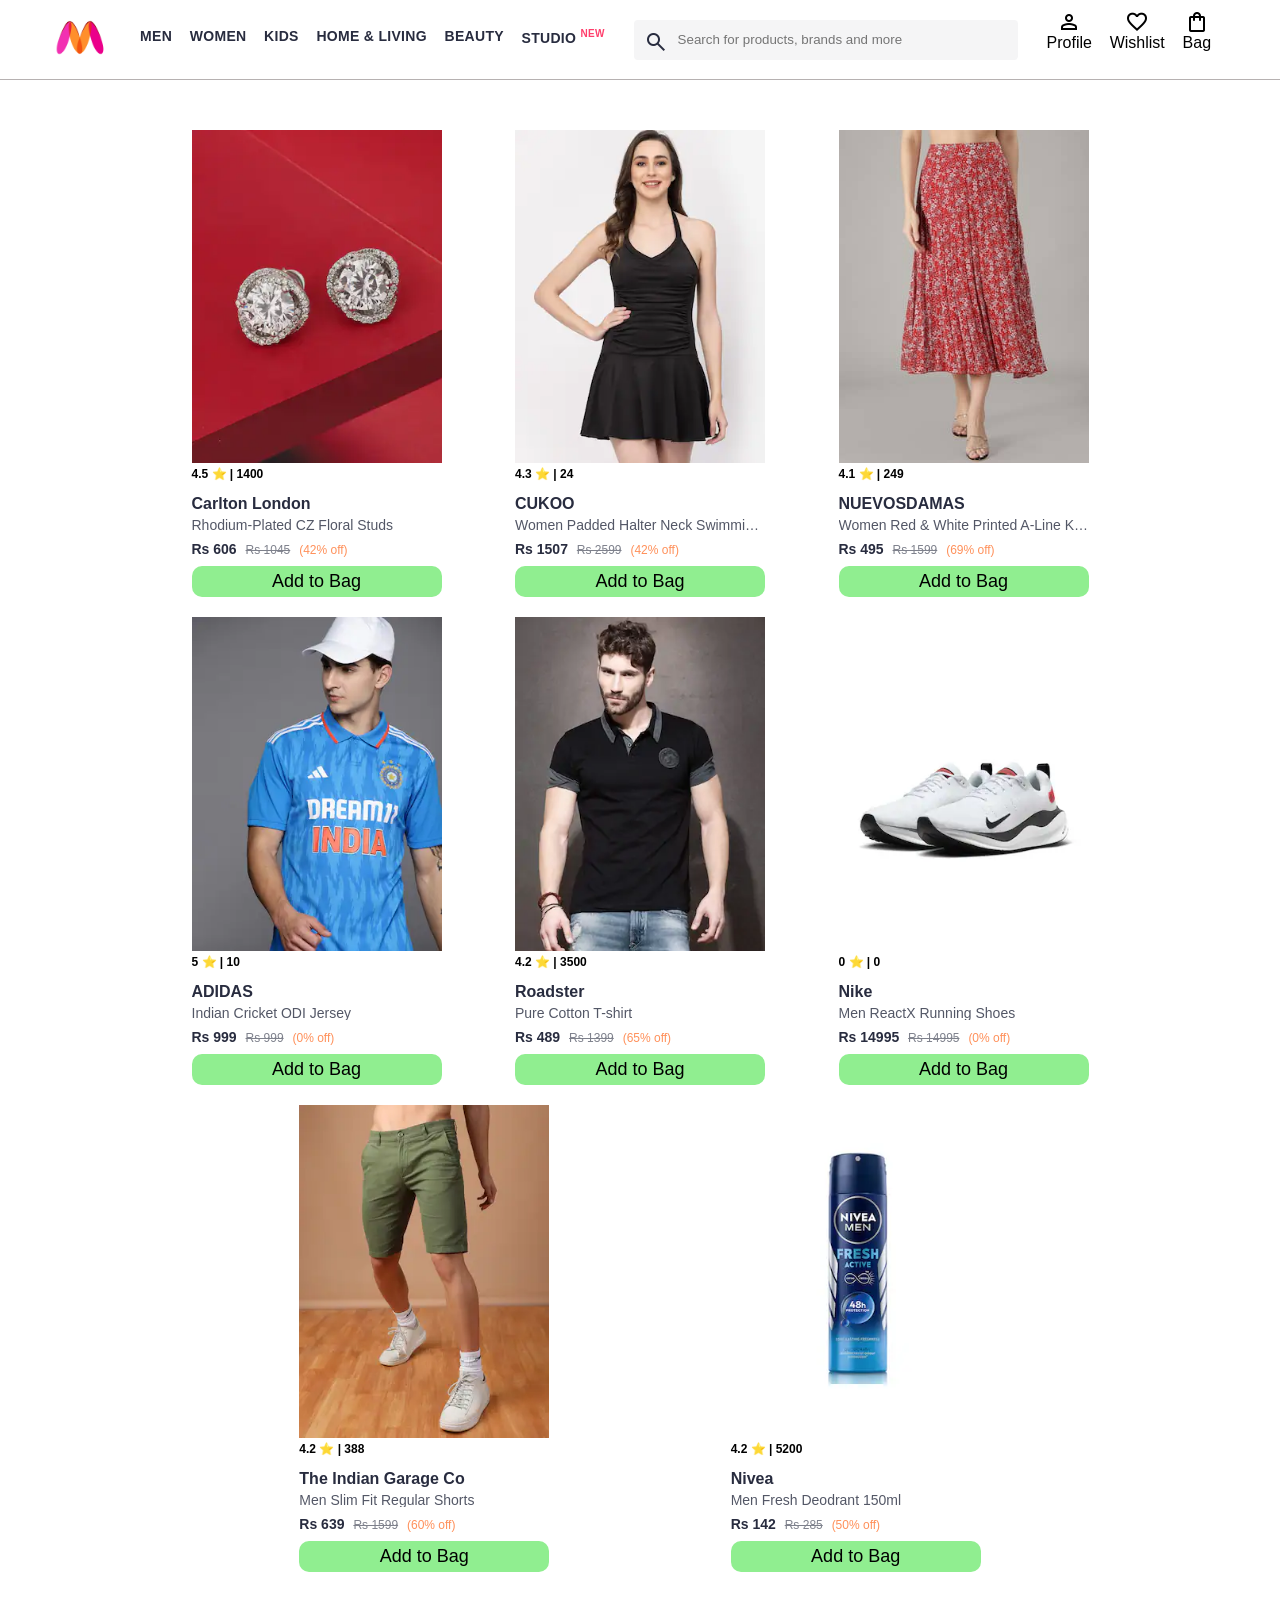
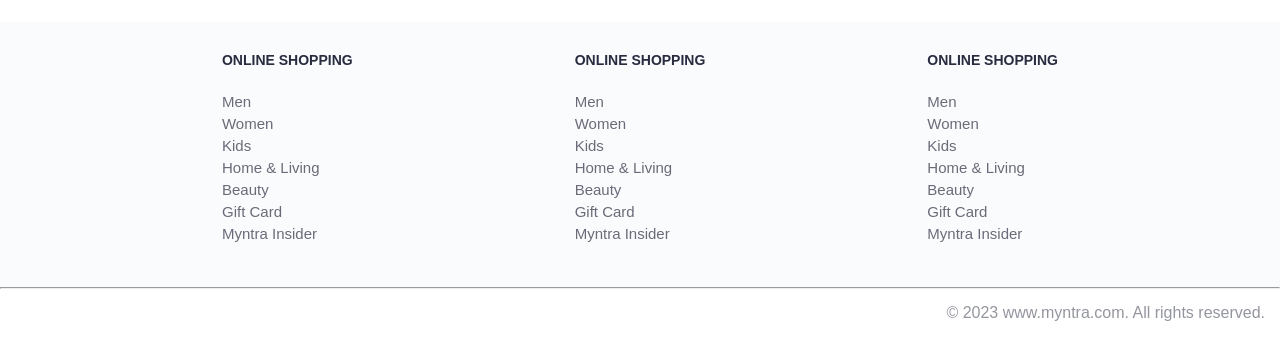
<file: MYNTRA-CLONE/index.html>
<!DOCTYPE html>
<html lang="en">
<head>
    <title>Myntra Functional Clone</title>
    <link rel="stylesheet" href="css/index.css">
    <link rel="stylesheet" href="https://fonts.googleapis.com/css2?family=Material+Symbols+Outlined:opsz,wght,FILL,GRAD@20..48,100..700,0..1,-50..200" />
</head>
<body>
    <header>
        <div class="logo_container">
            <a href="#"><img class="myntra_home" src="images/myntra_logo.webp" alt="Myntra Home"></a>
        </div>
        <nav class="nav_bar">
            <a href="#">Men</a>
            <a href="#">Women</a>
            <a href="#">Kids</a>
            <a href="#">Home & Living</a>
            <a href="#">Beauty</a>
            <a href="#">Studio <sup>New</sup></a>
        </nav>
        <div class="search_bar">
            <span class="material-symbols-outlined search_icon">search</span>
            <input class="search_input" placeholder="Search for products, brands and more">
        </div>
        <div class="action_bar">
            <div class="action_container">
                <span class="material-symbols-outlined action_icon">person</span>
                <span class="action_name">Profile</span>
            </div>

            <div class="action_container">
                <span class="material-symbols-outlined action_icon">favorite</span>
                <span class="action_name">Wishlist</span>
            </div>

            <a class="action_container" href="pages/bag.html">
                <span class="material-symbols-outlined action_icon">shopping_bag</span>
                <span class="action_name">Bag</span>
                <span class="bag-item-count">0</span>
            </a>
        </div>
    </header>
    <main>
        <div class="items-container">
         </div>
    </main>
    <footer>
        <div class="footer_container">
            <div class="footer_column">
                <h3>ONLINE SHOPPING</h3>

                <a href="#">Men</a>
                <a href="#">Women</a>
                <a href="#">Kids</a>
                <a href="#">Home & Living</a>
                <a href="#">Beauty</a>
                <a href="#">Gift Card</a>
                <a href="#">Myntra Insider</a>
            </div>

            <div class="footer_column">
                <h3>ONLINE SHOPPING</h3>

                <a href="#">Men</a>
                <a href="#">Women</a>
                <a href="#">Kids</a>
                <a href="#">Home & Living</a>
                <a href="#">Beauty</a>
                <a href="#">Gift Card</a>
                <a href="#">Myntra Insider</a>
            </div>

            <div class="footer_column">
                <h3>ONLINE SHOPPING</h3>

                <a href="#">Men</a>
                <a href="#">Women</a>
                <a href="#">Kids</a>
                <a href="#">Home & Living</a>
                <a href="#">Beauty</a>
                <a href="#">Gift Card</a>
                <a href="#">Myntra Insider</a>
            </div>
        </div>
        <hr>

        <div class="copyright">
            © 2023 www.myntra.com. All rights reserved.
        </div>
    </footer>
    <script src="data/items.js"></script>
    <script src="scripts/index.js"></script>
</body>
</html>
</file>
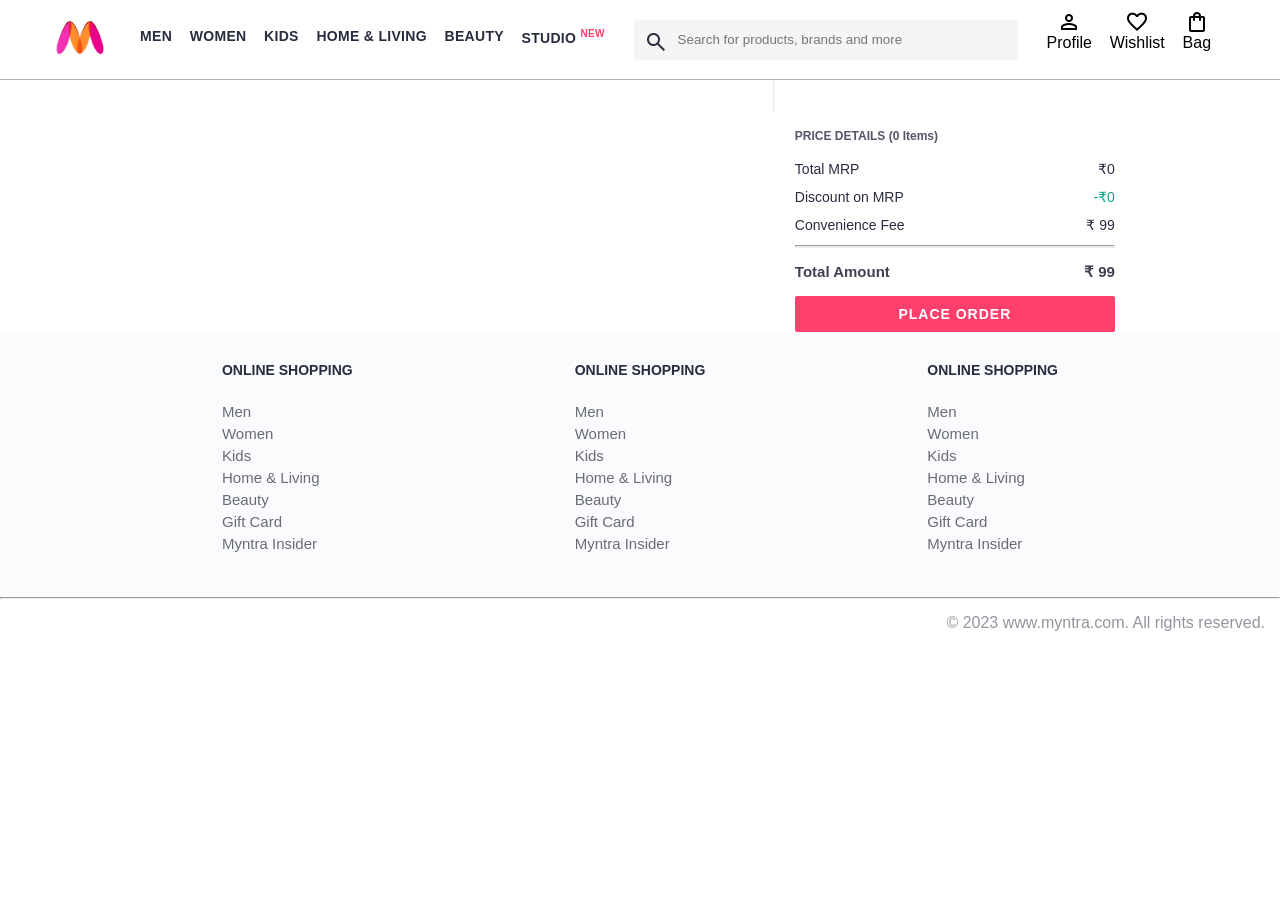
<file: MYNTRA-CLONE/pages/bag.html>
<!DOCTYPE html>
<html lang="en">
<head>
    <title>Myntra Clone</title>
    <link rel="stylesheet" href="../css/index.css">
    <link rel="stylesheet" href="../css/bag.css">
    <link rel="stylesheet" href="https://fonts.googleapis.com/css2?family=Material+Symbols+Outlined:opsz,wght,FILL,GRAD@20..48,100..700,0..1,-50..200" />
</head>
<body>
    <header>
        <div class="logo_container">
            <a href="#"><img class="myntra_home" src="../images/myntra_logo.webp" alt="Myntra Home"></a>
        </div>
        <nav class="nav_bar">
            <a href="#">Men</a>
            <a href="#">Women</a>
            <a href="#">Kids</a>
            <a href="#">Home & Living</a>
            <a href="#">Beauty</a>
            <a href="#">Studio <sup>New</sup></a>
        </nav>
        <div class="search_bar">
            <span class="material-symbols-outlined search_icon">search</span>
            <input class="search_input" placeholder="Search for products, brands and more">
        </div>
        <div class="action_bar">
            <div class="action_container">
                <span class="material-symbols-outlined action_icon">person</span>
                <span class="action_name">Profile</span>
            </div>

            <div class="action_container">
                <span class="material-symbols-outlined action_icon">favorite</span>
                <span class="action_name">Wishlist</span>
            </div>

            <div class="action_container">
                <span class="material-symbols-outlined action_icon">shopping_bag</span>
                <span class="action_name">Bag</span>
                <span class="bag-item-count">0</span>
            </div>
        </div>
    </header>
    <main>
      <div class="bag-page">
        <div class="bag-items-container">
         
        </div>
        <div class="bag-summary">
          
        </div>

      </div>
    </main>
    <footer>
        <div class="footer_container">
            <div class="footer_column">
                <h3>ONLINE SHOPPING</h3>

                <a href="#">Men</a>
                <a href="#">Women</a>
                <a href="#">Kids</a>
                <a href="#">Home & Living</a>
                <a href="#">Beauty</a>
                <a href="#">Gift Card</a>
                <a href="#">Myntra Insider</a>
            </div>

            <div class="footer_column">
                <h3>ONLINE SHOPPING</h3>

                <a href="#">Men</a>
                <a href="#">Women</a>
                <a href="#">Kids</a>
                <a href="#">Home & Living</a>
                <a href="#">Beauty</a>
                <a href="#">Gift Card</a>
                <a href="#">Myntra Insider</a>
            </div>

            <div class="footer_column">
                <h3>ONLINE SHOPPING</h3>

                <a href="#">Men</a>
                <a href="#">Women</a>
                <a href="#">Kids</a>
                <a href="#">Home & Living</a>
                <a href="#">Beauty</a>
                <a href="#">Gift Card</a>
                <a href="#">Myntra Insider</a>
            </div>
        </div>
        <hr>

        <div class="copyright">
            © 2023 www.myntra.com. All rights reserved.
        </div>
    </footer>
    <script src="../data/items.js"></script>
    <script src="../scripts/index.js"></script>
        <script src="../scripts/bag.js"></script>

</body>
</html>
</file>
<file: MYNTRA-CLONE/css/index.css>
* {
    margin: 0;
    padding: 0;
    font-family: Assistant, -apple-system, BlinkMacSystemFont, Segoe UI, Roboto, Helvetica, Arial, sans-serif;
    box-sizing: border-box;
}

header {
    display: flex;
    background-color: #ffffff;
    height: 80px;
    justify-content: space-between;
    align-items: center;
    border-bottom: 1px solid #b6b1b1;

}

.myntra_home {
    height: 45px;
}

.logo_container {
    margin-left: 4%;
}

.action_bar {
    margin-right: 4%;
}

.nav_bar {
    display: flex;
    min-width: 500px;
    justify-content: space-evenly;
    box-sizing: content-box;
}

.nav_bar a {
    font-size: 14px;
    letter-spacing: .3px;
    color: #282c3f;
    font-weight: 700;
    text-transform: uppercase;
    text-decoration: none;
    padding: 27px 0;
    border-bottom: 5px solid #ffffff;
}

.nav_bar a:hover {
    border-bottom: 4px solid #f54e77;
}

.nav_bar a sup {
    color: #ff3f6c;
    font-size: 10px;
}

.search_bar {
    height: 40px;
    min-width: 200px;
    width: 30%;
    display: flex;
    align-items: center;
}

.search_icon {
    box-sizing: content-box;
    height: 20px;
    padding: 10px;

    background-color: #f5f5f6;
    color: #282c3f;
    font-weight: 300;
    border-radius: 4px 0 0 4px;
}

.search_input {
    color: #696e79;
    background-color: #f5f5f6;
    flex-grow: 1;
    height: 40px;
    border: 0;
    border-radius: 0 4px 4px 0;
}

.action_bar {
    display: flex;
    min-width: 200px;
    justify-content: space-evenly;
}

.action_container {
    display: flex;
    flex-direction: column;
    align-items: center;
}

/* Main section */
.banner_container {
    margin: 40px 0;
}

.banner_image {
    width: 100%;
}

.category_heading {
    text-transform: uppercase;
    color: #3e4152;
    letter-spacing: .15em;
    font-size: 1.8em;
    margin: 50px 0 10px 30px;
    max-height: 5em;
    font-weight: 700;
}

.category-items,
.items-container {
    width: 80%;
    margin: 50px 10%;
    display: flex;
    flex-wrap: wrap;
    justify-content: space-evenly;
}

.sale_item {
    width: 250px;
}

.footer_container {
    padding: 30px 0px 40px 0px;
    background: #FAFBFC;
    display: flex;
    justify-content: space-evenly;
}

.footer_column {
    display: flex;
    flex-direction: column;
}

.footer_column h3 {
    color: #282c3f;
    font-size: 14px;
    margin-bottom: 25px;
}

.footer_column a {
    color: #696b79;
    font-size: 15px;
    text-decoration: none;
    padding-bottom: 5px;
}

.copyright {
    color: #94969f;
    text-align: end;
    padding: 15px;
}

.items-container {
    width: 80%;
    margin: 40px 10px;
    margin-left: 10%;


}

.item-container {
    width: 250px;
    margin: 10px
}

.item-image {
    width: 100%;

}

.rating {
    font-size: 12px;
    font-weight: 700;

}

.company-name {
    margin-top: 15px;
    font-size: 16px;
    font-weight: 700;
    line-height: 1;
    color: #282c3f;
    margin-bottom: 6px;
    overflow: hidden;
    text-overflow: ellipsis;
    white-space: nowrap;
}

.item-name {
    color: #535766;
    font-size: 14px;
    line-height: 1;
    margin-bottom: 0;
    margin-top: 0;
    overflow: hidden;
    text-overflow: ellipsis;
    white-space: nowrap;
    font-weight: 400;
    display: black;

}

.price {
    margin-top: 10px;
    font-size: 14px;
    line-height: 15px;
    color: #282c3f;
    white-space: nowrap;
}

.current-price {
    font-size: 14px;
    font-weight: 700;
    color: #282c3f;

}

.original-price {
    text-decoration: line-through;
    color: #7e818c;
    font-weight: 400;
    margin-left: 5px;
    font-size: 12px;

}

.discount {
    color: #ff905a;
    font-weight: 400;
    font-size: 12px;
    margin-left: 5px;

}

.btn-add-bag {
    margin-top: 8px;
    font-size: 18px;
    width: 100%;
    background-color: lightgreen;
    border: none;
    padding: 5px 15px;
    border-radius: 10px;
    cursor: pointer;
}

.bag-item-count {
    background-color: #f16565;
    white-space: nowrap;
    text-align: center;
    line-height: 18px;
    padding: 0 6px;
    height: 18px;
    position: relative;
    border-radius: 50%;
    font-size: 12px;
    color: #fff;
    left: 13px;
    top: -44px;
    font-weight: 700;
    cursor: pointer;
}

.action_container {
    text-decoration: none;
}

a.action_container:link {
    color: black;
}
</file>
<file: MYNTRA-CLONE/css/bag.css>
.bag-items-container {
  display: inline-block;
  width: 64%;
  padding-right: 20px;
  border-right: 1px solid #eaeaec;
  padding-top: 32px;
  color: #282c3f;
  font-size: 13px;
  line-height: 1.42857143;
}

.bag-page {
  width: 75%;
  margin-left: 12.5%;
}

.bag-summary {
  vertical-align: top;
  display: inline-block;
  width: 35%;
  padding: 24px 0 0 16px;
  color: #282c3f;
  font-size: 13px;
  line-height: 1.42857143;
}

.bag-details-container {
  margin-bottom: 16px;
}

.price-header {
  font-size: 12px;
  font-weight: 700;
  margin: 24px 0 16px;
  color: #535766;
}

.price-item {
  margin-bottom: 12px;
  line-height: 16px;
  font-size: 14px;
  color: #282c3f;
}

.price-item-value {
  float: right;
}

.priceDetail-base-discount {
  color: #03a685;
}

.price-footer {
  font-weight: 700;
  font-size: 15px;
  padding-top: 16px;
  border-top: 1px solid #eaeaec;
  color: #3e4152;
  line-height: 16px;
}

.btn-place-order {
  width: 100%;
  letter-spacing: 1px;
  font-size: 14px;
  font-weight: 600;
  border-radius: 2px;
  border-width: 0px;
  padding: 10px 16px;
  background-color: rgb(255, 63, 108);
  color: rgb(255, 255, 255);
  cursor: pointer;
}

.bag-item-container {
  margin-bottom: 8px;
  background: #fff;
  font-size: 14px;
  border: 1px solid #eaeaec;
  border-radius: 4px;
  position: relative;
  padding: 12px 12px 0;
}

.item-left-part {
  position: absolute;
  background: rgb(255, 242, 223);
  height: 148px;
  width: 111px;
}

.item-right-part {
  padding-left: 12px;
  position: relative;
  min-height: 148px;
  margin-left: 111px;
  margin-bottom: 12px;
}

.bag-item-img {
  width: 100%;
}

.return-period {
  display: inline-flex;
  font-size: 14px;
  padding-top: 8px;
}

.return-period-days {
  font-weight: 700;
  margin-right: 4px;
}

.delivery-details {
  margin-top: 5px;
  color: #282c3f;
  font-size: 12px;
  letter-spacing: -.1px;
  margin-bottom: 8px;
  line-height: 15px;
}

.delivery-details-days {
  color: #03a685;
}

.remove-from-cart {
  position: absolute;
  font-size: 25px;
  top: 10px;
  right: 18px;
  width: 14px;
  height: 14px;
  cursor: pointer;
}
</file>
